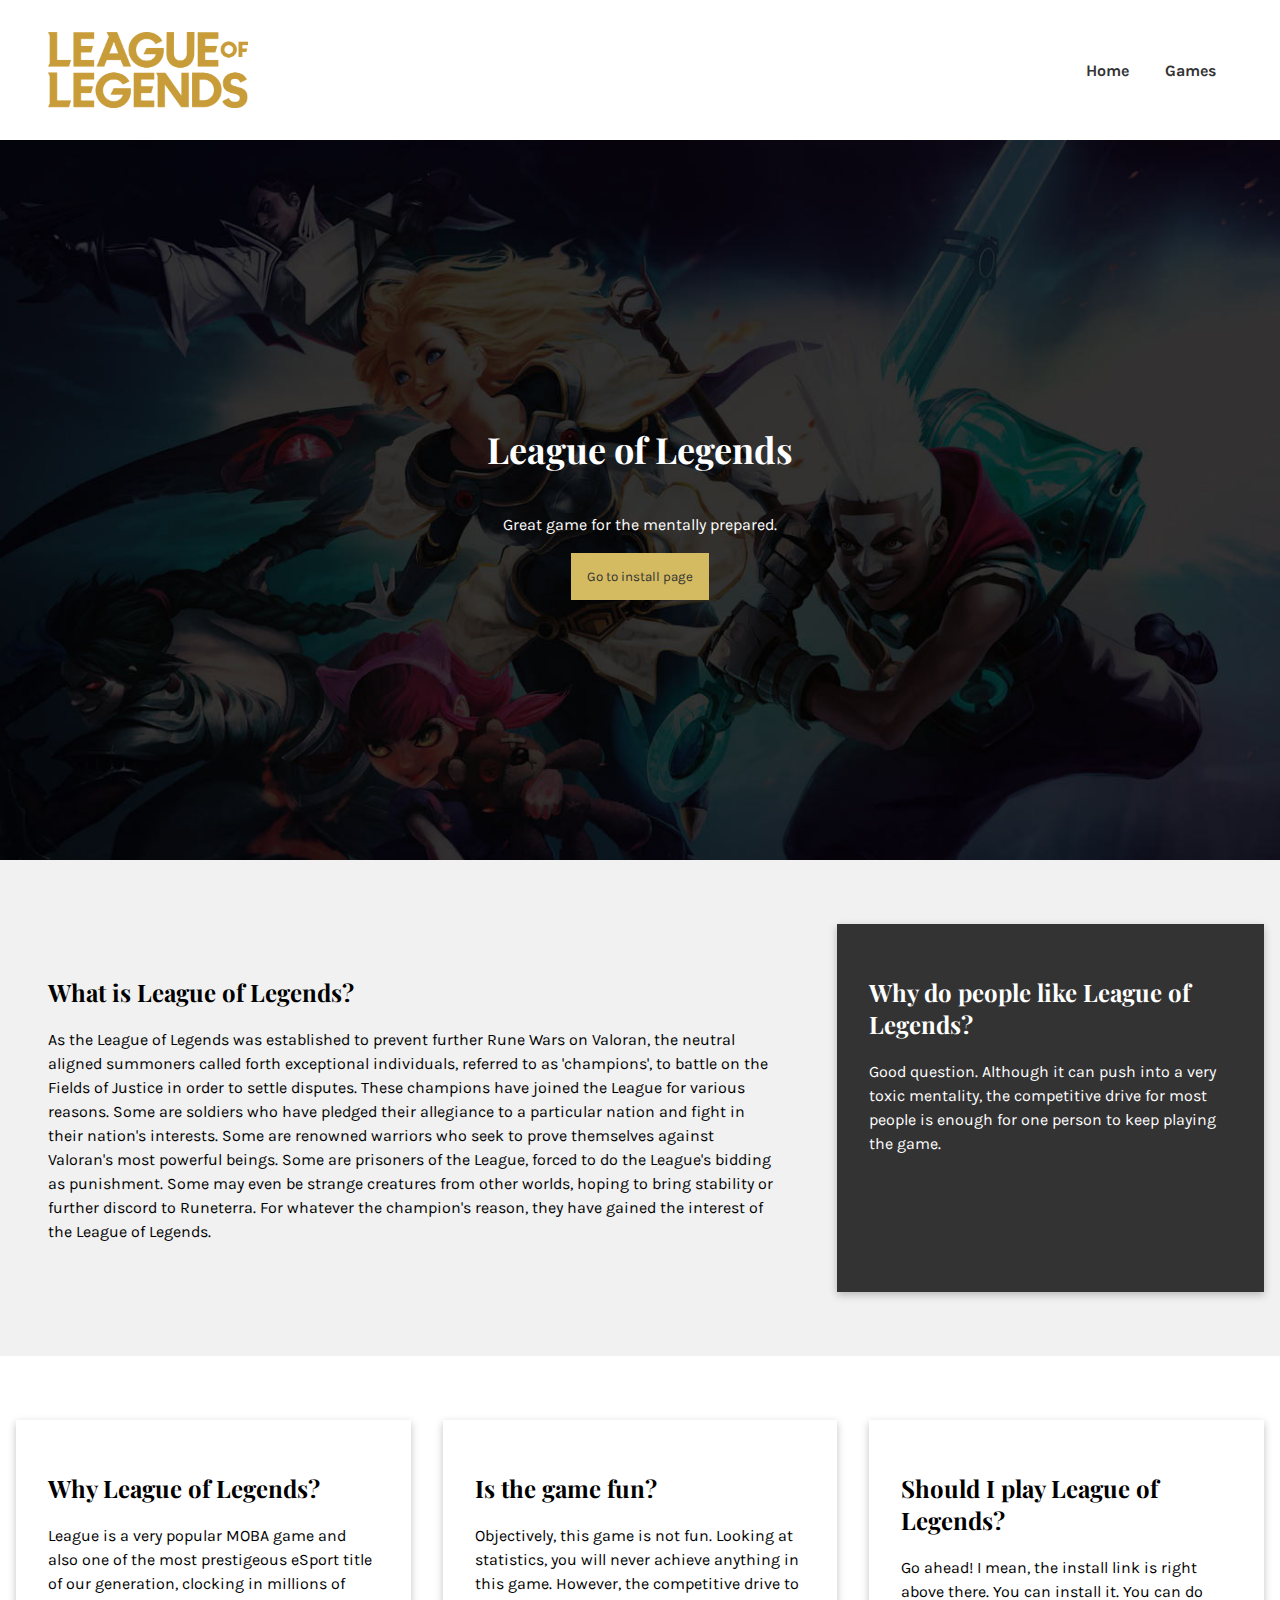
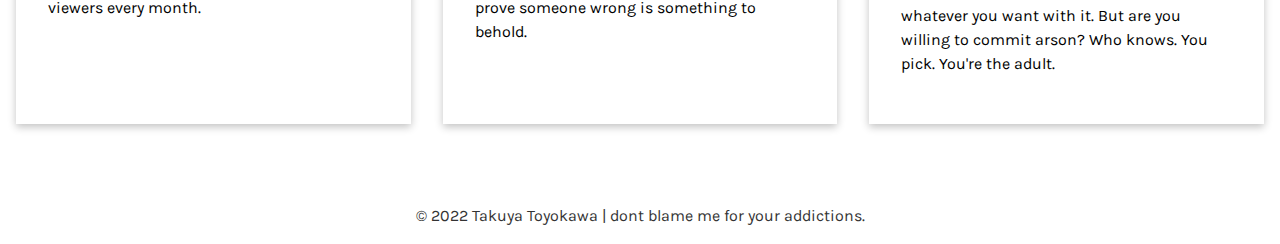
<file: index.html>
<!DOCTYPE html>
<html lang="en">
  <head>
    <meta charset="UTF-8" />
    <meta http-equiv="X-UA-Compatible" content="IE=edge" />
    <meta name="viewport" content="width=device-width, initial-scale=1.0" />
    <title>League of Legends (Spoilers, very toxic community.)</title>
    <link rel="stylesheet" href="style.css" />
  </head>
  <body>
    <header class="rows rows-space-between spacing">
      <img class="logo" src="img/logo.png" alt="league of legends logo" />
      <nav>
        <ul>
          <li>
            <a href="index.html">Home</a>
          </li>
          <li>
            <a href="install.html">Games</a>
          </li>
        </ul>
      </nav>
    </header>
    <main>
      <section id="hero" class="hero homepage-background item-center text-light">
        <h1>League of Legends</h1>
        <p class="subheading">Great game for the mentally prepared.</p>
        <button><a href="install.html">Go to install page</a></button>
      </section>
      <div class="columns container-spacing bg-accent">
        <section class="col-2 spacing">
          <h2>What is League of Legends?</h2>
          <p>
            As the League of Legends was established to prevent further Rune
            Wars on Valoran, the neutral aligned summoners called forth
            exceptional individuals, referred to as 'champions', to battle on
            the Fields of Justice in order to settle disputes. These champions
            have joined the League for various reasons. Some are soldiers who
            have pledged their allegiance to a particular nation and fight in
            their nation's interests. Some are renowned warriors who seek to
            prove themselves against Valoran's most powerful beings. Some are
            prisoners of the League, forced to do the League's bidding as
            punishment. Some may even be strange creatures from other worlds,
            hoping to bring stability or further discord to Runeterra. For
            whatever the champion's reason, they have gained the interest of the
            League of Legends.
          </p>
        </section>
        <aside class="col-1 spacing bg-dark text-light box-shadow">
          <h2>Why do people like League of Legends?</h2>
          <p>
            Good question. Although it can push into a very toxic mentality, the
            competitive drive for most people is enough for one person to keep
            playing the game.
          </p>
        </aside>
      </div>
      <section class="columns container-spacing">
        <article class="col-1 spacing box-shadow">
          <h2>Why League of Legends?</h2>
          <p>
            League is a very popular MOBA game and also one of the most
            prestigeous eSport title of our generation, clocking in millions of
            viewers every month.
          </p>
        </article>
        <article class="col-1 spacing box-shadow">
          <h2>Is the game fun?</h2>
          <p>
            Objectively, this game is not fun. Looking at statistics, you will
            never achieve anything in this game. However, the competitive drive
            to prove someone wrong is something to behold.
          </p>
        </article>
        <article class="col-1 spacing box-shadow">
          <h2>Should I play League of Legends?</h2>
          <p>
            Go ahead! I mean, the install link is right above there. You can
            install it. You can do whatever you want with it. But are you
            willing to commit arson? Who knows. You pick. You're the adult.
          </p>
        </article>
      </section>
    </main>
    <footer>
        <p class="text-center text-accent">&copy; 2022 Takuya Toyokawa | dont blame me for your addictions.</p>
    </footer>
  </body>
</html>
</file>
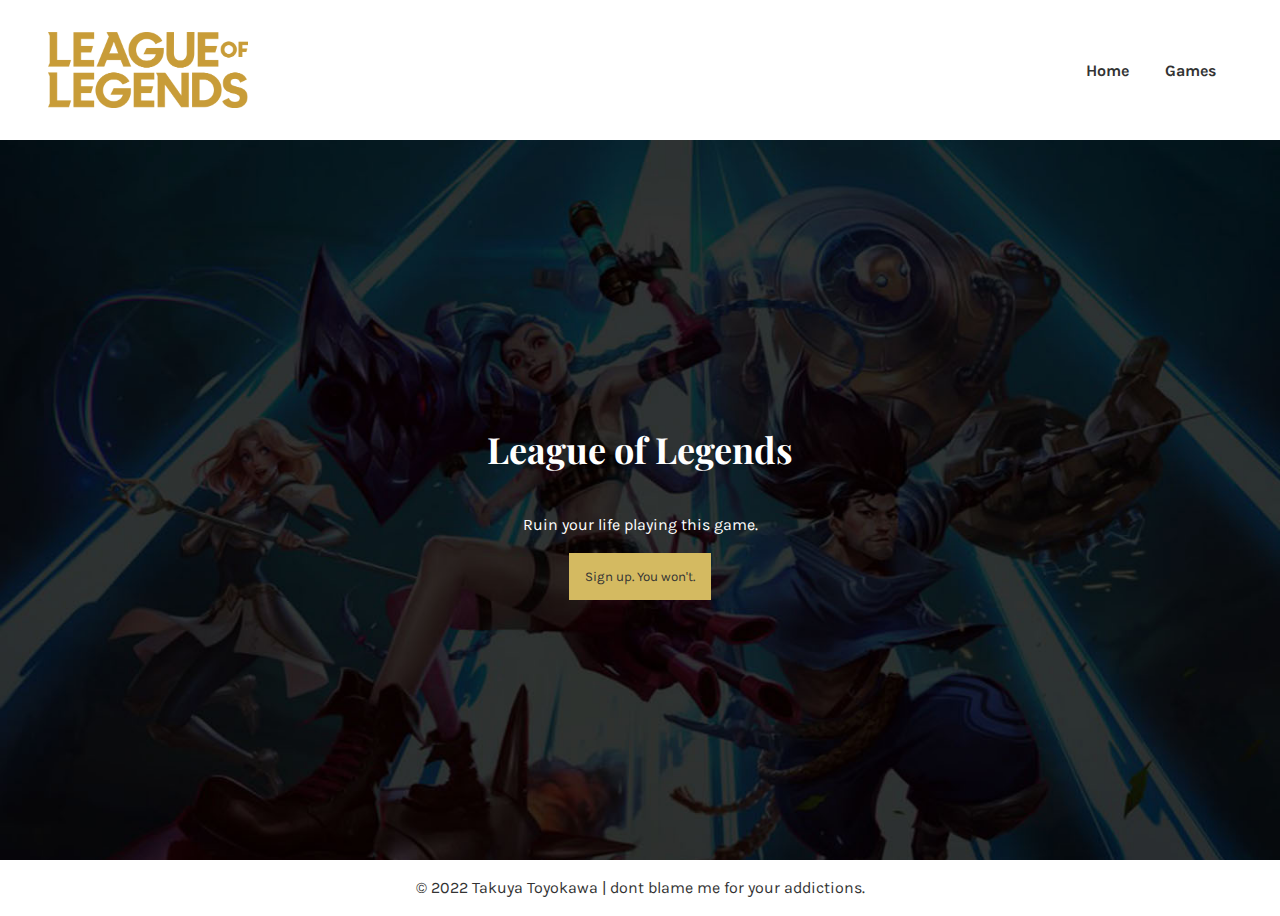
<file: install.html>
<!DOCTYPE html>
<html lang="en">
  <head>
    <meta charset="UTF-8" />
    <meta http-equiv="X-UA-Compatible" content="IE=edge" />
    <meta name="viewport" content="width=device-width, initial-scale=1.0" />
    <title>League of Legends (Spoilers, very toxic community.)</title>
    <link rel="stylesheet" href="style.css" />
  </head>
  <body>
    <header class="rows rows-space-between spacing">
      <img class="logo" src="img/logo.png" alt="league of legends logo" />
      <nav>
        <ul>
          <li>
            <a href="index.html">Home</a>
          </li>
          <li>
            <a href="install.html">Games</a>
          </li>
        </ul>
      </nav>
    </header>
    <main>
      <section id="hero" class="hero install-background item-center text-light">
        <h1>League of Legends</h1>
        <p class="subheading">Ruin your life playing this game.</p>
        <button><a href="https://signup.na.leagueoflegends.com/en/signup/index">Sign up. You won't.</a></button>
      </section>
    </main>
    <footer>
      <p class="text-center text-accent">
        &copy; 2022 Takuya Toyokawa | dont blame me for your addictions.
      </p>
    </footer>
  </body>
</html>
</file>
<file: style.css>
@import url("https://fonts.googleapis.com/css2?family=Karla:wght@400;700&family=Playfair+Display:wght@600;900&display=swap");

:root {
  font-size: 16px;
  font-family: "Karla", sans-serif;
}

body {
  margin: 0;
}

h1,
h2,
h3 {
  font-family: "Playfair Display", serif;
}

h1 {
  font-size: 2.25rem;
}

h2 {
  font-size: 1.5rem;
}

p {
  line-height: 1.5rem;
}

a {
  font-family: "Karla", sans-serif;
  text-decoration: none;
  color: #333;
}

nav {
  display: flex;
  align-items: center;
  justify-content: center;
}

nav > ul {
  padding: 0;
  list-style: none;
}

nav > ul > li {
  display: inline;
}

nav > ul > li > a {
  margin: 0px 16px;
  font-weight: 700;
}

button {
  font-family: "Karla", sans-serif;
  padding: 16px;
  background-color: rgb(212, 186, 97);
  border: none;
  transition: 0.2s all ease;
}

button:hover {
  background-color: rgb(185, 161, 82);
}

.item-center {
  display: flex;
  flex-direction: column;
  justify-content: center;
  align-items: center;
}

.text-center {
  text-align: center;
}

.rows {
  display: flex;
  flex-direction: row;
}

.rows-space-between {
  justify-content: space-between;
}

.columns {
  display: flex;
}

.spacing {
  margin: 0px 16px;
  padding: 32px;
}

.col-1 {
  flex: 1;
}

.col-2 {
  flex: 2;
}

.text-light {
  color: #fff;
}

.text-accent {
  color: #333;
}

.bg-accent {
  background-color: rgb(241, 241, 241);
}

.bg-dark {
  background-color: #333;
}

.box-shadow {
  box-shadow: rgba(0, 0, 0, 0.24) 0px 3px 8px;
}

.hero {
  background-size: cover;
  height: 80vh;
}

.homepage-background {
  background-image: url("img/background.jpg");
}

.install-background {
  background-image: url("img/install-background.jpg");
}

.container-spacing {
  padding: 64px 0;
}

.logo {
  width: 200px;
}
</file>
